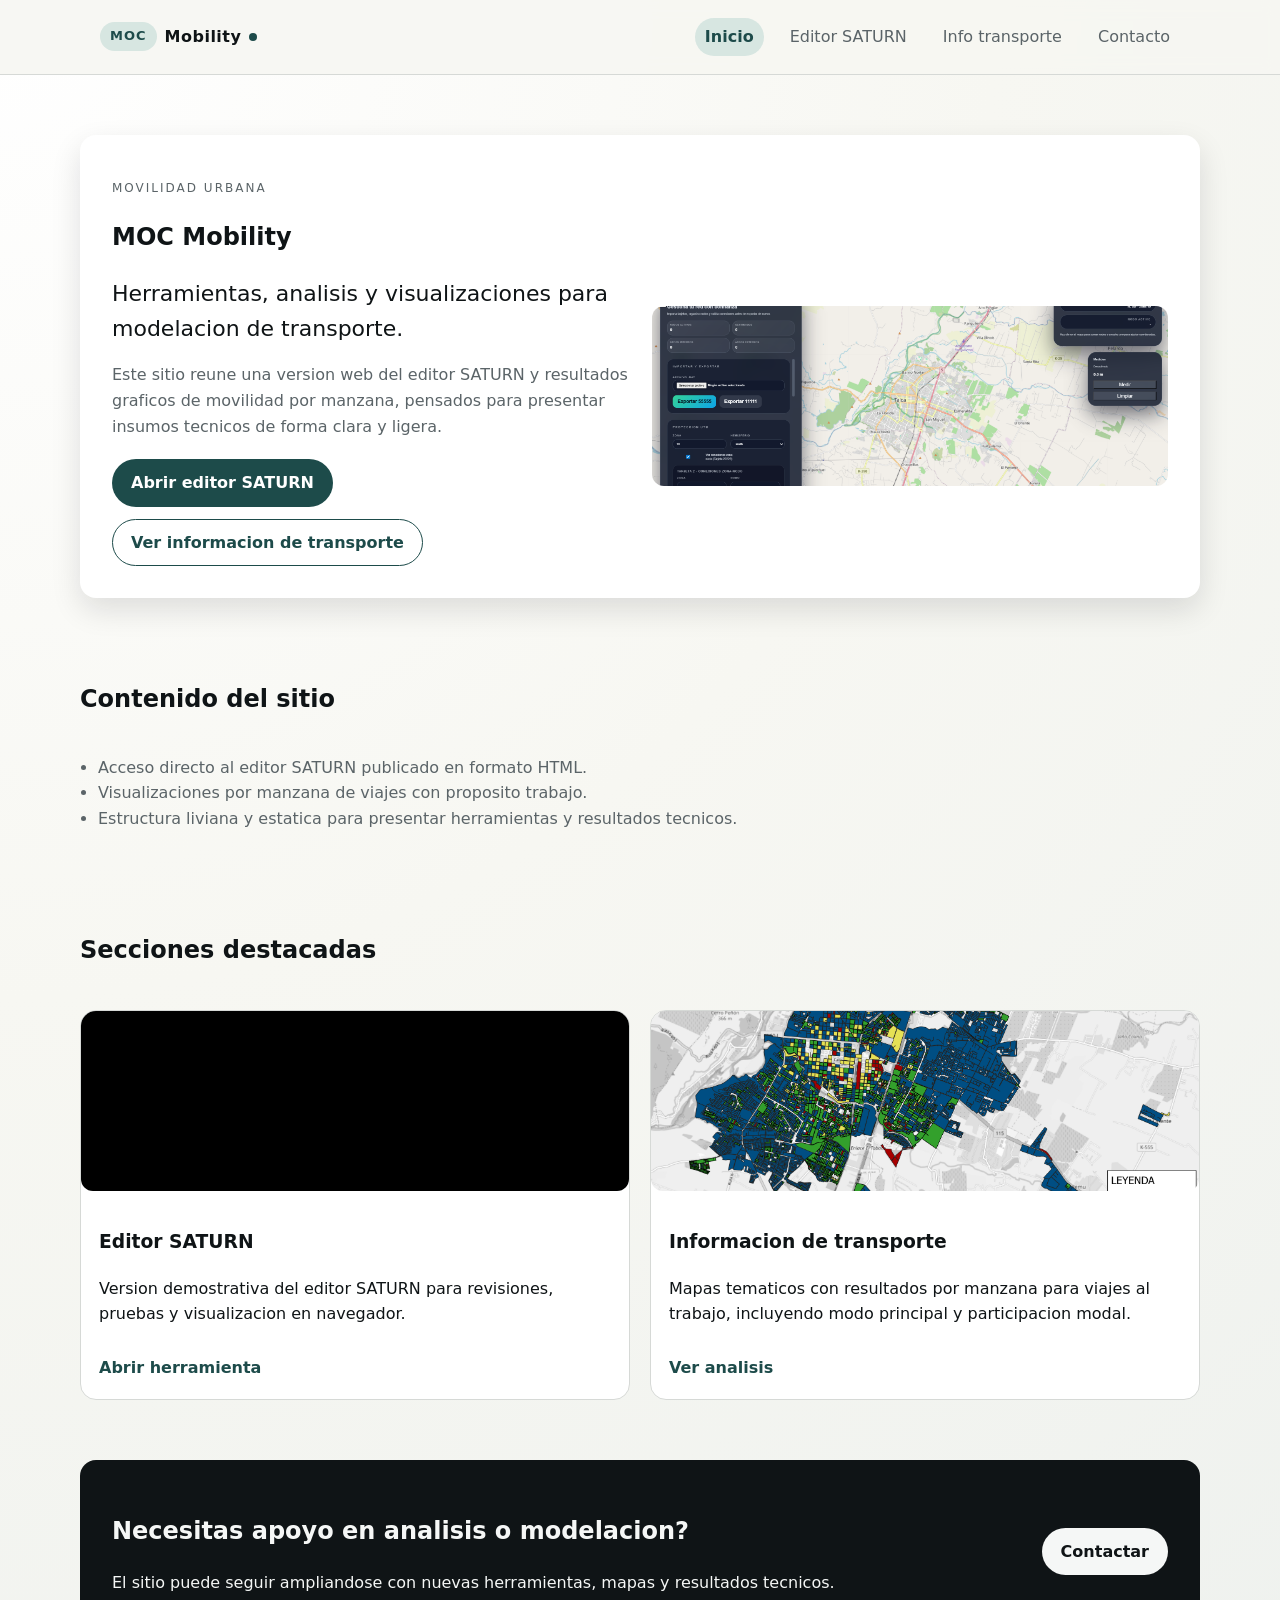
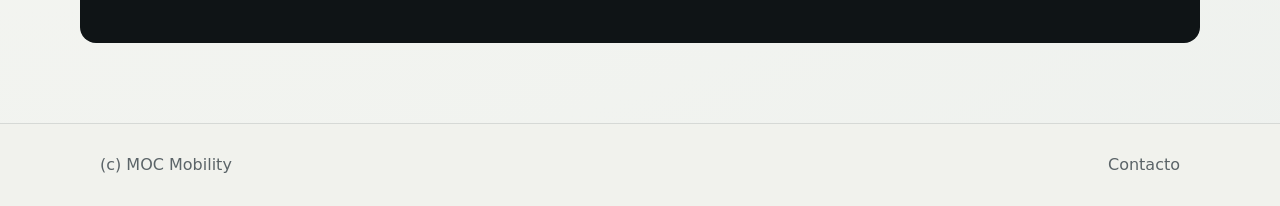
<file: index.html>
<!DOCTYPE html><html lang="es"> <head><meta charset="utf-8"><meta name="viewport" content="width=device-width, initial-scale=1"><title>MOC Mobility</title><meta name="description" content="Portfolio tecnico de movilidad urbana con editor SATURN y visualizaciones de transporte."><link rel="canonical" href="https://mocmobility.cl/"><meta property="og:title" content="MOC Mobility"><meta property="og:description" content="Portfolio tecnico de movilidad urbana con editor SATURN y visualizaciones de transporte."><meta property="og:image" content="https://mocmobility.cl/og-default.png"><meta property="og:type" content="website"><meta property="og:url" content="https://mocmobility.cl/"><meta name="twitter:card" content="summary_large_image"><meta name="twitter:title" content="MOC Mobility"><meta name="twitter:description" content="Portfolio tecnico de movilidad urbana con editor SATURN y visualizaciones de transporte."><meta name="twitter:image" content="https://mocmobility.cl/og-default.png"><link rel="icon" href="/favicon.svg" type="image/svg+xml"><link rel="stylesheet" href="/_astro/contact.DnQ6iQ1O.css"></head> <body> <header class="site-header"> <nav class="nav"> <a class="brand" href="/" aria-label="MOC Mobility"> <span class="brand-pill">MOC</span> <span class="brand-text">Mobility</span> <span class="brand-dot" aria-hidden="true"></span> </a> <div class="nav-links"> <a href="/" class="active" aria-current="page"> Inicio </a><a href="/saturn-editor/" class> Editor SATURN </a><a href="/informacion-transporte/" class> Info transporte </a><a href="/contact/" class> Contacto </a> </div> </nav> </header> <main>  <section class="hero"> <div class="hero-inner"> <div class="hero-grid"> <div> <p class="eyebrow">Movilidad urbana</p> <h1>MOC Mobility</h1> <p class="hero-subtitle">Herramientas, analisis y visualizaciones para modelacion de transporte.</p> <p class="hero-text">Este sitio reune una version web del editor SATURN y resultados graficos de movilidad por manzana, pensados para presentar insumos tecnicos de forma clara y ligera.</p> <div class="hero-actions"> <a class="button primary" href="/saturn-editor/">Abrir editor SATURN</a> <a class="button secondary" href="/informacion-transporte/">Ver informacion de transporte</a> </div> </div> <div class="hero-visual"> <img src="/assets/projects/saturn/screen-01.png" alt="Vista principal del editor SATURN"> </div> </div> </div> </section> <section class="section"> <div class="section-header"> <h2>Contenido del sitio</h2> </div> <ul class="bullets"> <li>Acceso directo al editor SATURN publicado en formato HTML.</li> <li>Visualizaciones por manzana de viajes con proposito trabajo.</li> <li>Estructura liviana y estatica para presentar herramientas y resultados tecnicos.</li> </ul> </section> <section class="section"> <div class="section-header"> <h2>Secciones destacadas</h2> </div> <div class="grid"> <article class="card"> <a class="card-link" href="/saturn-editor/"> <img src="/assets/projects/saturn/screen-02.png" alt="Editor SATURN integrado en el portfolio"> <div class="card-body"> <h3>Editor SATURN</h3> <p>Version demostrativa del editor SATURN para revisiones, pruebas y visualizacion en navegador.</p> <span class="card-cta">Abrir herramienta</span> </div> </a> </article> <article class="card"> <a class="card-link" href="/informacion-transporte/"> <img src="/assets/img/transporte/medio-principal-trabajo.png" alt="Mapa por manzana del principal medio de transporte utilizado para viajes al trabajo"> <div class="card-body"> <h3>Informacion de transporte</h3> <p>Mapas tematicos con resultados por manzana para viajes al trabajo, incluyendo modo principal y participacion modal.</p> <span class="card-cta">Ver analisis</span> </div> </a> </article> </div> </section> <section class="cta"> <div> <h2>Necesitas apoyo en analisis o modelacion?</h2> <p>El sitio puede seguir ampliandose con nuevas herramientas, mapas y resultados tecnicos.</p> </div> <a class="button primary" href="/contact/">Contactar</a> </section>  </main> <footer class="site-footer"> <div class="footer-inner"> <span>(c) MOC Mobility</span> <div class="footer-links"> <a href="/contact/">Contacto</a> </div> </div> </footer> </body></html>
</file>
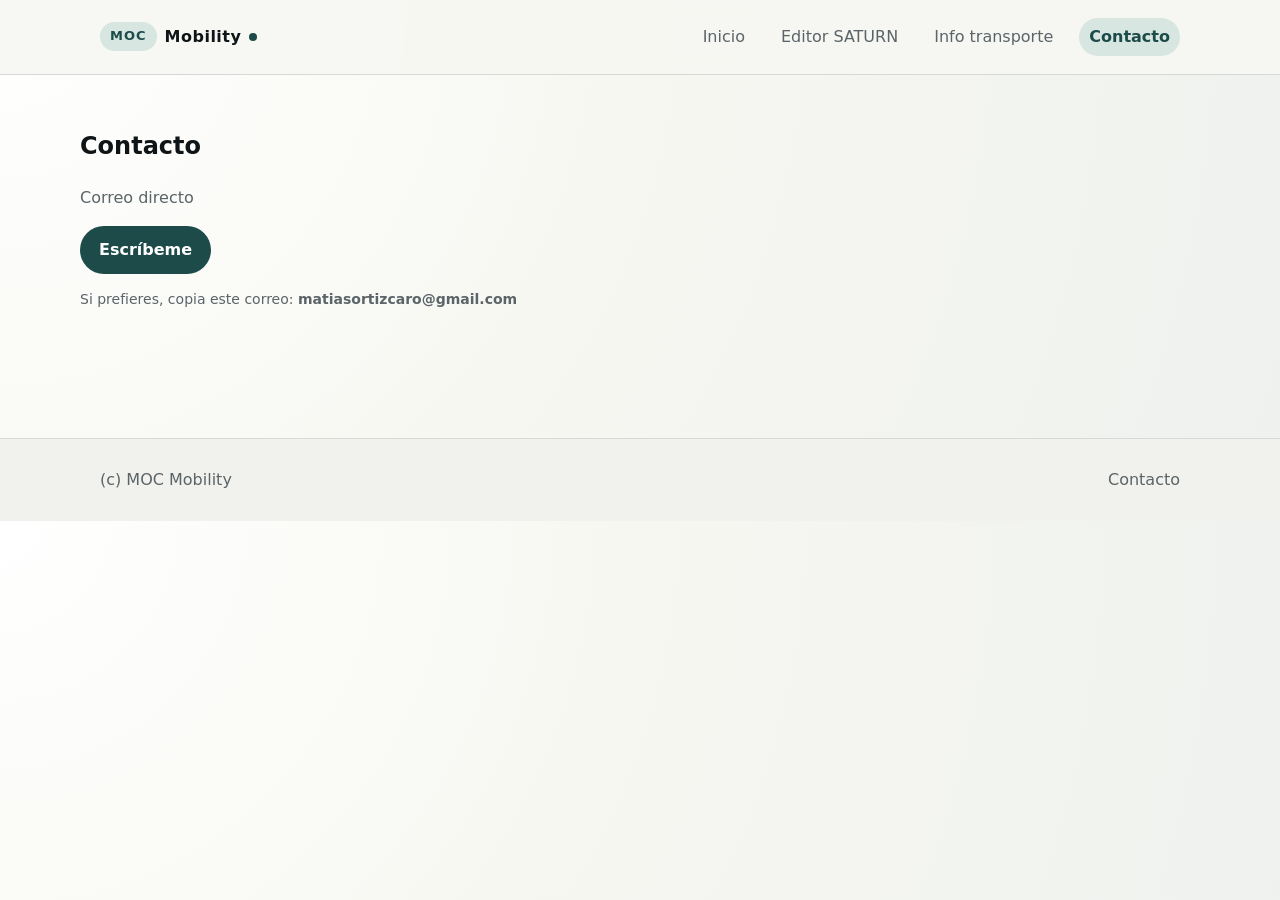
<file: contact/index.html>
<!DOCTYPE html><html lang="es"> <head><meta charset="utf-8"><meta name="viewport" content="width=device-width, initial-scale=1"><title>Contacto | MOC Mobility</title><meta name="description" content="Contacto directo y checklist para cotizar trabajos de transporte y GIS."><link rel="canonical" href="https://mocmobility.cl/contact/"><meta property="og:title" content="Contacto | MOC Mobility"><meta property="og:description" content="Contacto directo y checklist para cotizar trabajos de transporte y GIS."><meta property="og:image" content="https://mocmobility.cl/og-default.png"><meta property="og:type" content="website"><meta property="og:url" content="https://mocmobility.cl/contact/"><meta name="twitter:card" content="summary_large_image"><meta name="twitter:title" content="Contacto | MOC Mobility"><meta name="twitter:description" content="Contacto directo y checklist para cotizar trabajos de transporte y GIS."><meta name="twitter:image" content="https://mocmobility.cl/og-default.png"><link rel="icon" href="/favicon.svg" type="image/svg+xml"><link rel="stylesheet" href="/_astro/contact.DnQ6iQ1O.css"></head> <body> <header class="site-header"> <nav class="nav"> <a class="brand" href="/" aria-label="MOC Mobility"> <span class="brand-pill">MOC</span> <span class="brand-text">Mobility</span> <span class="brand-dot" aria-hidden="true"></span> </a> <div class="nav-links"> <a href="/" class> Inicio </a><a href="/saturn-editor/" class> Editor SATURN </a><a href="/informacion-transporte/" class> Info transporte </a><a href="/contact/" class="active" aria-current="page"> Contacto </a> </div> </nav> </header> <main>  <section class="section"> <h1>Contacto</h1> <p class="muted">Correo directo</p> <a class="button primary" href="mailto:matiasortizcaro@gmail.com">Escríbeme</a> <p class="note">Si prefieres, copia este correo: <strong>matiasortizcaro@gmail.com</strong></p> </section>  </main> <footer class="site-footer"> <div class="footer-inner"> <span>(c) MOC Mobility</span> <div class="footer-links"> <a href="/contact/">Contacto</a> </div> </div> </footer> </body></html>
</file>
<file: _astro/contact.DnQ6iQ1O.css>
:root{color-scheme:light;--bg: #f7f7f2;--bg-alt: #eef1ee;--text: #0f1416;--muted: #5b6468;--accent: #1d4b4a;--accent-soft: #d7e6e1;--border: #d6d9d6;--shadow: 0 12px 30px rgba(15, 20, 22, .12);--radius: 16px;--max-width: 1120px;--font: "Segoe UI", "SF Pro Text", system-ui, -apple-system, sans-serif}*{box-sizing:border-box}body{margin:0;font-family:var(--font);background:radial-gradient(circle at top left,#ffffff 0%,var(--bg) 45%,var(--bg-alt) 100%);color:var(--text);line-height:1.6}img{max-width:100%;display:block;border-radius:12px}a{color:inherit;text-decoration:none}a:focus-visible,button:focus-visible,select:focus-visible{outline:2px solid var(--accent);outline-offset:3px}main{padding:0 20px 80px}.site-header{position:sticky;top:0;z-index:10;background:#f7f7f2e6;backdrop-filter:blur(8px);border-bottom:1px solid var(--border)}.nav{max-width:var(--max-width);margin:0 auto;padding:18px 20px;display:flex;align-items:center;justify-content:space-between;gap:24px}.brand{font-weight:700;letter-spacing:.5px;display:inline-flex;align-items:center;gap:8px}.brand-pill{background:var(--accent-soft);color:var(--accent);padding:4px 10px;border-radius:999px;font-size:13px;font-weight:700;letter-spacing:1px}.brand-text{color:var(--text);font-weight:600}.brand-dot{width:8px;height:8px;border-radius:50%;background:var(--accent)}.nav-links{display:flex;gap:16px;flex-wrap:wrap}.nav-links a{padding:6px 10px;border-radius:999px;color:var(--muted)}.nav-links a.active{background:var(--accent-soft);color:var(--accent);font-weight:600}.site-footer{border-top:1px solid var(--border);background:#f1f2ed}.footer-inner{max-width:var(--max-width);margin:0 auto;padding:28px 20px;display:flex;justify-content:space-between;gap:16px;align-items:center;flex-wrap:wrap;color:var(--muted)}.footer-links{display:flex;gap:16px}.section{max-width:var(--max-width);margin:0 auto 48px;padding-top:32px}.section-header{display:flex;align-items:baseline;justify-content:space-between;gap:16px;flex-wrap:wrap}.hero{padding:60px 0 30px}.hero-inner{max-width:var(--max-width);margin:0 auto;padding:32px;background:#fff;border-radius:var(--radius);box-shadow:var(--shadow)}.hero-grid{display:grid;grid-template-columns:repeat(auto-fit,minmax(260px,1fr));gap:24px;align-items:center}.hero-visual{display:grid;gap:12px;grid-template-columns:repeat(2,1fr);grid-auto-rows:120px}.hero-visual img{width:100%;height:100%;object-fit:cover}.hero-visual img:first-child{grid-column:1 / -1;height:180px}.eyebrow{text-transform:uppercase;font-size:12px;letter-spacing:2px;color:var(--muted)}.hero-subtitle{font-size:22px;margin-top:8px;margin-bottom:12px}.hero-text{max-width:640px;color:var(--muted)}.hero-actions{margin-top:20px;display:flex;gap:12px;flex-wrap:wrap}.button{display:inline-flex;align-items:center;justify-content:center;padding:10px 18px;border-radius:999px;border:1px solid transparent;font-weight:600}.button.primary{background:var(--accent);color:#fff}.button.secondary{border-color:var(--accent);color:var(--accent)}.text-link{color:var(--accent);font-weight:600}.grid{display:grid;grid-template-columns:repeat(auto-fit,minmax(260px,1fr));gap:20px;margin-top:20px}.card{background:#fff;border:1px solid var(--border);border-radius:var(--radius);overflow:hidden;transition:transform .2s ease,box-shadow .2s ease}.card:hover{transform:translateY(-4px);box-shadow:var(--shadow)}.card img{width:100%;height:180px;object-fit:cover}.card-link{display:block;height:100%}.card-body{padding:18px}.card-value{margin:10px 0 0;font-weight:600;color:var(--accent)}.card-cta{display:inline-flex;margin-top:12px;font-weight:600;color:var(--accent)}.meta{display:flex;gap:12px;color:var(--muted);font-size:14px;margin-top:10px;flex-wrap:wrap}.chips{display:flex;flex-wrap:wrap;gap:6px;margin-top:12px}.chip{background:var(--accent-soft);color:var(--accent);font-size:12px;padding:4px 10px;border-radius:999px}.bullets{padding-left:18px;color:var(--muted)}.cta{max-width:var(--max-width);margin:60px auto 0;padding:32px;background:#0f1416;color:#f5f7f6;border-radius:var(--radius);display:flex;align-items:center;justify-content:space-between;gap:20px;flex-wrap:wrap}.cta .button.primary{background:#f5f7f6;color:#0f1416}.filters{display:grid;gap:18px;margin-top:16px}.filter-group{display:flex;flex-wrap:wrap;gap:8px;align-items:center}.filter-label{font-size:13px;color:var(--muted);text-transform:uppercase;letter-spacing:1px;margin-right:6px}.chip-button{border:1px solid var(--border);background:#fff;color:var(--muted);padding:6px 12px;border-radius:999px;cursor:pointer;font-size:13px}.chip-button.active{background:var(--accent-soft);color:var(--accent);border-color:var(--accent-soft)}.detail-hero{display:grid;gap:20px;grid-template-columns:repeat(auto-fit,minmax(240px,1fr));align-items:center}.gallery{display:grid;grid-template-columns:repeat(auto-fit,minmax(220px,1fr));gap:16px}.saturn-embed{padding-top:24px;margin:0 auto 48px;max-width:100%}.saturn-embed iframe{width:100%;height:calc(100vh - 150px);border:0;border-radius:var(--radius);background:#fff}.saturn-toolbar{display:flex;align-items:center;justify-content:space-between;gap:16px;flex-wrap:wrap;margin-bottom:16px}@media(min-width:960px){.saturn-embed{width:100vw;margin-left:calc(50% - 50vw);margin-right:calc(50% - 50vw);padding-left:32px;padding-right:32px}.saturn-embed iframe{border-radius:20px;height:calc(100vh - 110px)}}.service{background:#fff;border:1px solid var(--border);border-radius:var(--radius);padding:24px;margin-top:24px}.note{color:var(--muted);font-size:14px}.callout{margin-top:24px;padding:20px;background:var(--accent-soft);border-radius:var(--radius)}.transport-hero{display:block}.transport-figure{display:grid;gap:20px}.transport-copy{max-width:760px}.transport-image-frame{background:#f5f6f4;border:1px solid var(--border);border-radius:var(--radius);padding:20px;box-shadow:var(--shadow)}.transport-image{width:100%;max-height:none;object-fit:contain;object-position:center;border-radius:0}.transport-source{margin:12px 0 0;font-size:14px;color:var(--muted)}.transport-callout,.legal-callout{background:#f1f3ef}.muted{color:var(--muted)}@media(max-width:720px){.nav{flex-direction:column;align-items:flex-start}.hero-inner{padding:24px}.cta{text-align:left}}.markdown h2{margin-top:24px}.markdown h3{margin-top:18px}.markdown p{color:var(--muted)}.markdown ul{padding-left:18px;color:var(--muted)}.markdown a{color:var(--accent);font-weight:600}
</file>
